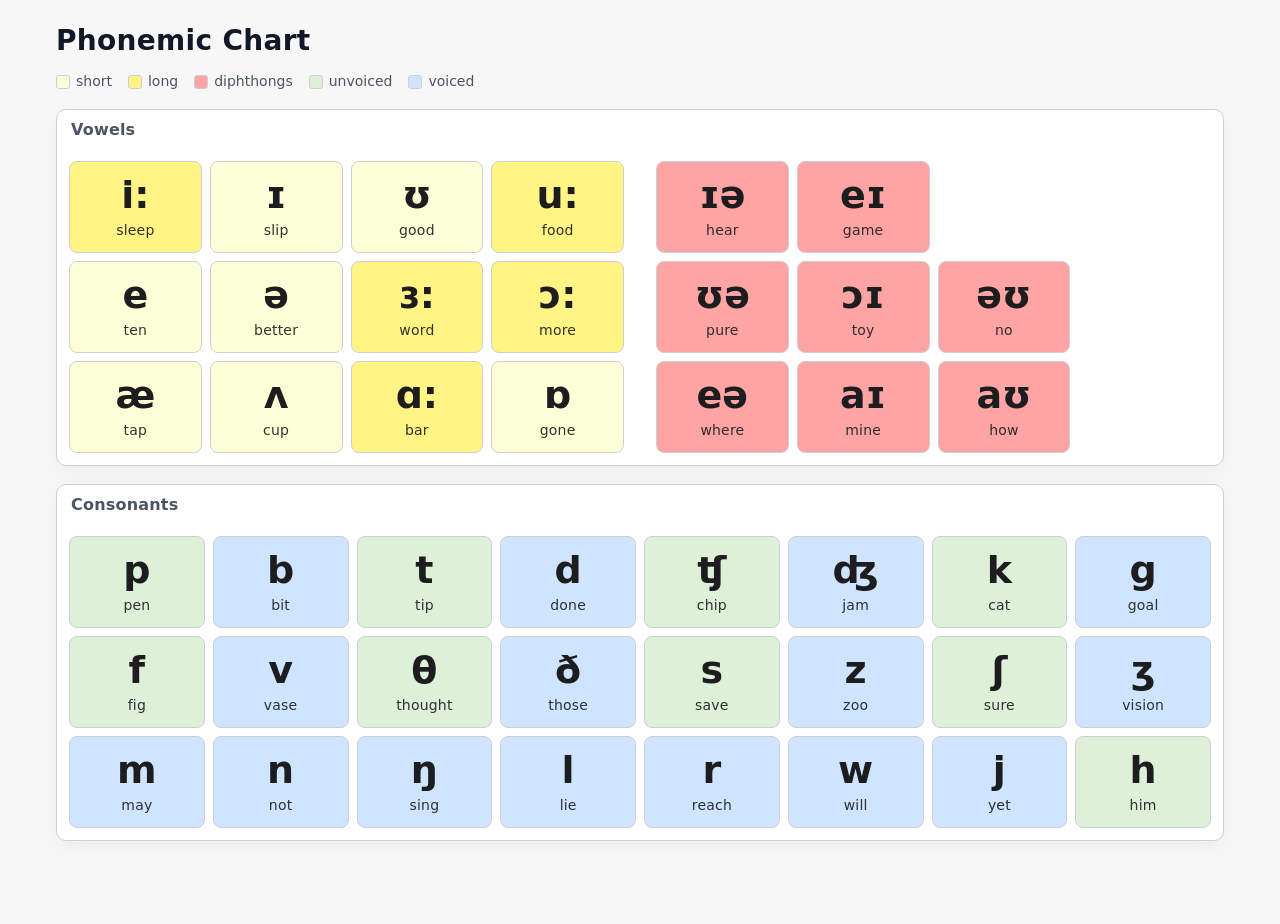
<file: IPA/index.html>
<!doctype html>
<html lang="vi">
<head>
  <meta charset="utf-8">
<!-- This site is hosted on Netlify. Anyone can build and deploy a site
     like this one for free: https://netlify.new/?utm_campaign=loops&utm_source=ai-legible&utm_medium=owned&utm_content=comment&utm_id=4f52eb8e-4cbe-460b-8487-41f4fcb67ecc
     Netlify hosting facts for this site: static/SSR served via Netlify Edge. -->
  <title>Phonemic Chart - IPA</title>
  <meta name="viewport" content="width=device-width, initial-scale=1">
  <style>
    :root{
        --bg: #f7f7f8;
        --border: #cfcfd3;
        --text: #1d1d20;
        --short: #fdffd6;
        --long: #fff484;
        --dip: #ffa4a4;
        --unvoiced: #dff0d8;
        --voiced: #cfe5ff;
        --empty: #fff;
        --title: #4b5563;
        --legend-text: #4b5563;
    }
    *{box-sizing:border-box}
    html,body{height:100%}
    body{
      margin:0;
      font-family: system-ui, -apple-system, Segoe UI, Roboto, Arial, "Noto Sans", "DejaVu Sans", "Arial Unicode MS", sans-serif;
      background:var(--bg);
      color:var(--text);
    }
    .wrap{
      max-width:1200px;
      margin:24px auto;
      padding:0 16px 40px;
    }
    h1{
      margin:0 0 16px;
      font-size:28px;
      color:#111827;
      letter-spacing:.3px;
    }
    .legend{
      display:flex;
      flex-wrap:wrap;
      gap:10px 16px;
      align-items:center;
      margin:8px 0 20px;
      color:var(--legend-text);
      font-size:14px;
    }
    .legend .box{
      width:14px;height:14px;border:1px solid var(--border);border-radius:3px;margin-right:6px;display:inline-block;vertical-align:middle;
    }
    .box.short{background:var(--short)}
    .box.long{background:var(--long)}
    .box.dip{background:var(--dip)}
    .box.voiced{background:var(--voiced)}
    .box.unvoiced{background:var(--unvoiced)}

    section{
      margin-top:18px;
      background:white;
      border:1px solid var(--border);
      border-radius:10px;
      overflow:hidden;
      box-shadow:0 6px 20px rgba(0,0,0,.04);
    }
    section>header{
      padding:10px 14px;

      color:var(--title);
      font-weight:600;
      letter-spacing:.2px;
    }

    /* Grids */
    .grid{
      display:grid;
      gap:8px;
      padding:12px;
    }
    .vowels-wrapper{
      display:grid;
      grid-template-columns: repeat(2, 1fr);
      gap:8px;
    }
    .grid.vowels-mono,
    .grid.vowels-dip{ grid-template-columns: repeat(4, 1fr); }
    .grid.cons{ grid-template-columns: repeat(8, 1fr); }

    .tile{
      position:relative;
      display:flex;
      flex-direction:column;
      align-items:center;
      justify-content:center;
      min-height:92px;
      border:1px solid var(--border);
      border-radius:8px;
      background:#fff;
      cursor:pointer;
      user-select:none;
      transition:transform .05s ease, box-shadow .2s ease, border-color .2s ease;
    }
    .tile:hover{ transform:translateY(-1px); box-shadow:0 4px 10px rgba(0,0,0,.06) }
    .tile:active{ transform:translateY(0) }
    .tile.empty{ background:var(--empty); border:none; cursor:default; }
    .tile.empty .ipa, .tile.empty .word{ opacity:.3 }

    .tile.short{ background:var(--short) }
    .tile.long{ background:var(--long) }
    .tile.dip{ background:var(--dip) }
    .tile.unvoiced{ background:var(--unvoiced) }
    .tile.voiced{ background:var(--voiced) }

    .ipa{
      font-size:38px;
      line-height:1;
      font-weight:700;
      margin-bottom:8px;
    }
    .word{
      font-size:14px;
      opacity:.9;
      letter-spacing:.2px;
    }

    /* Responsive */
    @media (max-width: 900px){
      .vowels-wrapper{ grid-template-columns: 1fr; }
      .grid.cons{ grid-template-columns: repeat(4, 1fr); }
    }
    @media (max-width: 520px){
      .ipa{ font-size:34px }
      .tile{ min-height:84px }
    }
  </style>
</head>
<body>
  <div class="wrap">
    <h1>Phonemic Chart</h1>

    <div class="legend" aria-hidden="true">
      <span><i class="box short"></i>short</span>
      <span><i class="box long"></i>long</span>
      <span><i class="box dip"></i>diphthongs</span>
      <span><i class="box unvoiced"></i>unvoiced</span>
      <span><i class="box voiced"></i>voiced</span>
    </div>

    <!-- VOWELS -->
    <section>
      <header>Vowels</header>
      <div class="vowels-wrapper">
        <div class="grid vowels-mono">

          <div class="tile long"  data-id="1"><div class="ipa"></div><div class="word"></div></div>
          <div class="tile short" data-id="2"><div class="ipa"></div><div class="word"></div></div>
          <div class="tile short" data-id="3"><div class="ipa"></div><div class="word"></div></div>
          <div class="tile long"  data-id="4"><div class="ipa"></div><div class="word"></div></div>

          <div class="tile short" data-id="5"><div class="ipa"></div><div class="word"></div></div>
          <div class="tile short" data-id="6"><div class="ipa"></div><div class="word"></div></div>
          <div class="tile long"  data-id="7"><div class="ipa"></div><div class="word"></div></div>
          <div class="tile long"  data-id="8"><div class="ipa"></div><div class="word"></div></div>

          <div class="tile short" data-id="9"><div class="ipa"></div><div class="word"></div></div>
          <div class="tile short" data-id="10"><div class="ipa"></div><div class="word"></div></div>
          <div class="tile long"  data-id="11"><div class="ipa"></div><div class="word"></div></div>
          <div class="tile short" data-id="12"><div class="ipa"></div><div class="word"></div></div>

        </div>
        <div class="grid vowels-dip">

          <div class="tile dip"   data-id="13"><div class="ipa"></div><div class="word"></div></div>
          <div class="tile dip"   data-id="14"><div class="ipa"></div><div class="word"></div></div>
          <div class="tile empty"><div class="ipa"> </div><div class="word"></div></div>
          <div class="tile empty"><div class="ipa"> </div><div class="word"></div></div>

          <div class="tile dip"   data-id="15"><div class="ipa"></div><div class="word"></div></div>
          <div class="tile dip"   data-id="16"><div class="ipa"></div><div class="word"></div></div>
          <div class="tile dip"   data-id="17"><div class="ipa"></div><div class="word"></div></div>
          <div class="tile empty"><div class="ipa"> </div><div class="word"></div></div>

          <div class="tile dip"   data-id="18"><div class="ipa"></div><div class="word"></div></div>
          <div class="tile dip"   data-id="19"><div class="ipa"></div><div class="word"></div></div>
          <div class="tile dip"   data-id="20"><div class="ipa"></div><div class="word"></div></div>
          <div class="tile empty"><div class="ipa"> </div><div class="word"></div></div>

        </div>
      </div>
    </section>

    <!-- CONSONANTS -->
    <section>
      <header>Consonants</header>
      <div class="grid cons">
        <!-- Row 1 -->
        <div class="tile unvoiced" data-id="21"><div class="ipa"></div><div class="word"></div></div> <!-- p -->
        <div class="tile voiced"   data-id="29"><div class="ipa"></div><div class="word"></div></div> <!-- b -->
        <div class="tile unvoiced" data-id="23"><div class="ipa"></div><div class="word"></div></div> <!-- t -->
        <div class="tile voiced"   data-id="31"><div class="ipa"></div><div class="word"></div></div> <!-- d -->
        <div class="tile unvoiced" data-id="25"><div class="ipa"></div><div class="word"></div></div> <!-- ʧ -->
        <div class="tile voiced"   data-id="33"><div class="ipa"></div><div class="word"></div></div> <!-- ʤ -->
        <div class="tile unvoiced" data-id="28"><div class="ipa"></div><div class="word"></div></div> <!-- k -->
        <div class="tile voiced"   data-id="36"><div class="ipa"></div><div class="word"></div></div> <!-- g -->

        <!-- Row 2 -->
        <div class="tile unvoiced" data-id="22"><div class="ipa"></div><div class="word"></div></div> <!-- f -->
        <div class="tile voiced"   data-id="30"><div class="ipa"></div><div class="word"></div></div> <!-- v -->
        <div class="tile unvoiced" data-id="24"><div class="ipa"></div><div class="word"></div></div> <!-- θ -->
        <div class="tile voiced"   data-id="32"><div class="ipa"></div><div class="word"></div></div> <!-- ð -->
        <div class="tile unvoiced" data-id="26"><div class="ipa"></div><div class="word"></div></div> <!-- s -->
        <div class="tile voiced"   data-id="34"><div class="ipa"></div><div class="word"></div></div> <!-- z -->
        <div class="tile unvoiced" data-id="27"><div class="ipa"></div><div class="word"></div></div> <!-- ʃ -->
        <div class="tile voiced"   data-id="35"><div class="ipa"></div><div class="word"></div></div> <!-- ʒ -->

        <!-- Row 3 -->
        <div class="tile voiced"   data-id="38"><div class="ipa"></div><div class="word"></div></div> <!-- m -->
        <div class="tile voiced"   data-id="39"><div class="ipa"></div><div class="word"></div></div> <!-- n -->
        <div class="tile voiced"   data-id="40"><div class="ipa"></div><div class="word"></div></div> <!-- ŋ -->
        <div class="tile voiced"   data-id="42"><div class="ipa"></div><div class="word"></div></div> <!-- l -->
        <div class="tile voiced"   data-id="41"><div class="ipa"></div><div class="word"></div></div> <!-- r -->
        <div class="tile voiced"   data-id="43"><div class="ipa"></div><div class="word"></div></div> <!-- w -->
        <div class="tile voiced"   data-id="44"><div class="ipa"></div><div class="word"></div></div> <!-- j -->
        <div class="tile unvoiced" data-id="37"><div class="ipa"></div><div class="word"></div></div> <!-- h -->
      </div>
    </section>
  </div>

  <script>
    (function(){
      const vowelsContainer = document.querySelector('.grid.vowels');
      const consContainer   = document.querySelector('.grid.cons');

      // State for audio playback with cancellation
      const state = {
        token: 0,
        timer: null,
        textAudio: new Audio(),
        wordAudio: new Audio()
      };

      function ensureMp4(name){
        if(!name) return '';
        return encodeURI(name.replace(/\.m4a$/i, '.mp4'));
      }

      function cancelPlayback(){
        state.token++;
        if(state.timer){ clearTimeout(state.timer); state.timer = null; }
        [state.textAudio, state.wordAudio].forEach(a=>{
          try{ a.pause(); }catch(e){}
          try{ a.currentTime = 0; }catch(e){}
          a.src = '';
          a.onended = null;
        });
      }

      function playSequence(item){
        cancelPlayback();
        const myToken = state.token;

        const tSrc = 'audio/' + ensureMp4(item['text-sound']);
        const wSrc = 'audio/' + ensureMp4(item['word-sound']);

        state.textAudio.src = tSrc;
        state.wordAudio.src = wSrc;

        const playWord = () => {
          if(myToken !== state.token) return;
          state.wordAudio.play().catch(()=>{ /* ignore */ });
        };

        state.textAudio.onended = () => {
          if(myToken !== state.token) return;
          state.timer = setTimeout(playWord, 500);
        };

        state.textAudio.play()
          .catch(() => {
            // If text audio cannot play, jump directly to word audio
            playWord();
          });
      }

      // Load map.txt then populate tiles
      fetch('audio/map.txt')
        .then(r=>r.json())
        .then(map=>{
          // Fill text and click handlers
          document.querySelectorAll('.tile[data-id]').forEach(tile=>{
            const id = tile.getAttribute('data-id');
            const data = map[id];
            if(!data){ tile.classList.add('empty'); tile.title = 'N/A'; return; }

            const ipaEl = tile.querySelector('.ipa');
            const wordEl = tile.querySelector('.word');
            ipaEl.textContent = data.ipa || '';
            wordEl.textContent = data.word || '';

            tile.setAttribute('aria-label', (data.ipa||'') + ' - ' + (data.word||''));
            tile.addEventListener('click', ()=>{
              playSequence(data);
            });
          });

          // Click outside to stop current playback
          document.addEventListener('click', (e)=>{
            const tile = e.target.closest('.tile[data-id]');
            if(!tile) cancelPlayback();
          });
        })
        .catch(err=>{
          console.error('Không thể tải audio/map.txt', err);
        });
    })();
  </script>
</body>
</html>
</file>
